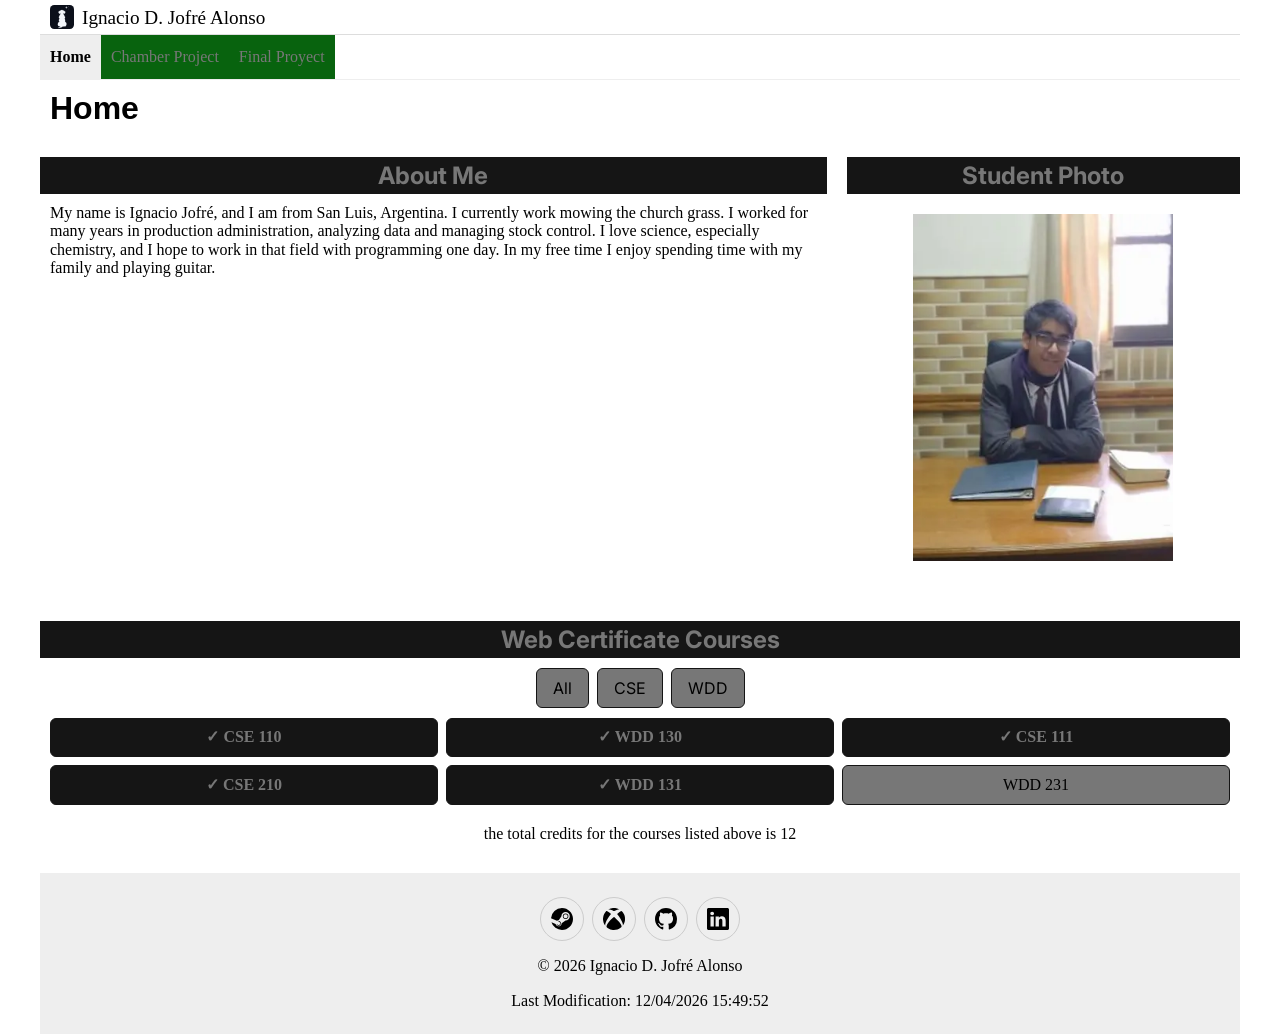
<file: index.html>
<!DOCTYPE html>
<html lang="en">
<head>
  <meta charset="UTF-8">
  <meta name="viewport" content="width=device-width, initial-scale=1.0">
  <title>Ignacio Jofré | WDD 231 </title>
  <meta name="description" content="Home page of me, Ignacio Jofré, a web development student at BYU-Pathway. Learn about me and browse the Web and Computer Programming certificate courses.">
  <meta name="author" content="Ignacio D. Jofre Alonso">

  <link rel="preconnect" href="https://fonts.googleapis.com">
  <link rel="preconnect" href="https://fonts.gstatic.com" crossorigin>
  <link href="https://fonts.googleapis.com/css2?family=Inter:opsz@14..32&family=Poppins:wght@600&display=swap"
    rel="stylesheet">

  <!-- I use this for Lighthouse problems -->
  <link rel="icon" href="images/favicon-thinking-dog.svg" type="image/svg+xml">

  <link rel="stylesheet" href="styles/normalize.css">
  <link rel="stylesheet" href="styles/small.css">
  <link rel="stylesheet" href="styles/larger.css">
  
  <script src="scripts/navigation.js" defer></script>
  <script src="scripts/course.js" defer></script>

</head>
<body>
  <header>
    <img src="images/favicon-thinking-dog.svg" alt="site logo" width="512" height="512">
    <span>Ignacio D. Jofré Alonso</span>
    <button id="ham-btn" class="hamburguer" aria-label="Menu"></button>
  </header>
  <nav id="nav-bar" class="navigation">
    <ul >
      <li class="current"><a href="#" aria-current="page">Home</a></li>
      <li><a href="chamber/index.html">Chamber Project</a></li>
      <li><a href="#">Final Proyect</a></li>
    </ul>
  </nav>
  <main>
    <h1>Home</h1>
    <section class="about-me">
      <h2>About Me</h2>
      <p>
        My name is Ignacio Jofré, and I am from San Luis, Argentina. I currently work mowing the church grass. I worked for many
        years in production administration, analyzing data and managing stock control. I love science, especially chemistry, and
        I hope to work in that field with programming one day. In my free time I enjoy spending time with my family and playing
        guitar.
      </p>
    </section>

    <section class="Student-photo">
      <h2>Student Photo</h2>
      <img src="images/me-bishopric-one.webp" alt="Me" width="300">
    </section>

    <section class="courses">
      <h2>Web Certificate Courses</h2>
      <div class="filters">
        <button type="button" id="all">All</button>
        <button type="button" id="cse">CSE</button>
        <button type="button" id="wdd">WDD</button>
      </div>
      <div id="course-list"></div>
      <p id="total-credits"></p>
    </section>
  </main>
  <footer>
    <div class="social"> <!-- target="_blank" open in a new tab -->
      <a href="https://store.steampowered.com/?l=spanish" target="_blank"><img src="images/steam.svg" alt="Steam" width="16" height="16"></a>
      <a href="https://www.xbox.com/es-AR/" target="_blank"><img src="images/xbox.svg" alt="Xbox" width="16" height="16"></a>
      <a href="https://github.com/" target="_blank"><img src="images/github.svg" alt="Github" width="16" height="16"></a>
      <a href="https://www.linkedin.com/in/ignacio-d-jofre/" target="_blank"><img src="images/linkedin.svg" alt="LinkedIn" width="16" height="16"></a>
    </div>
    <p class="copyright">&copy; <span id="currentYear"></span> Ignacio D. Jofré Alonso</p>
    <p class="last-modified">Last Modification: <span id="lastModified"></span></p>
  </footer>
</body>
</html>
</file>
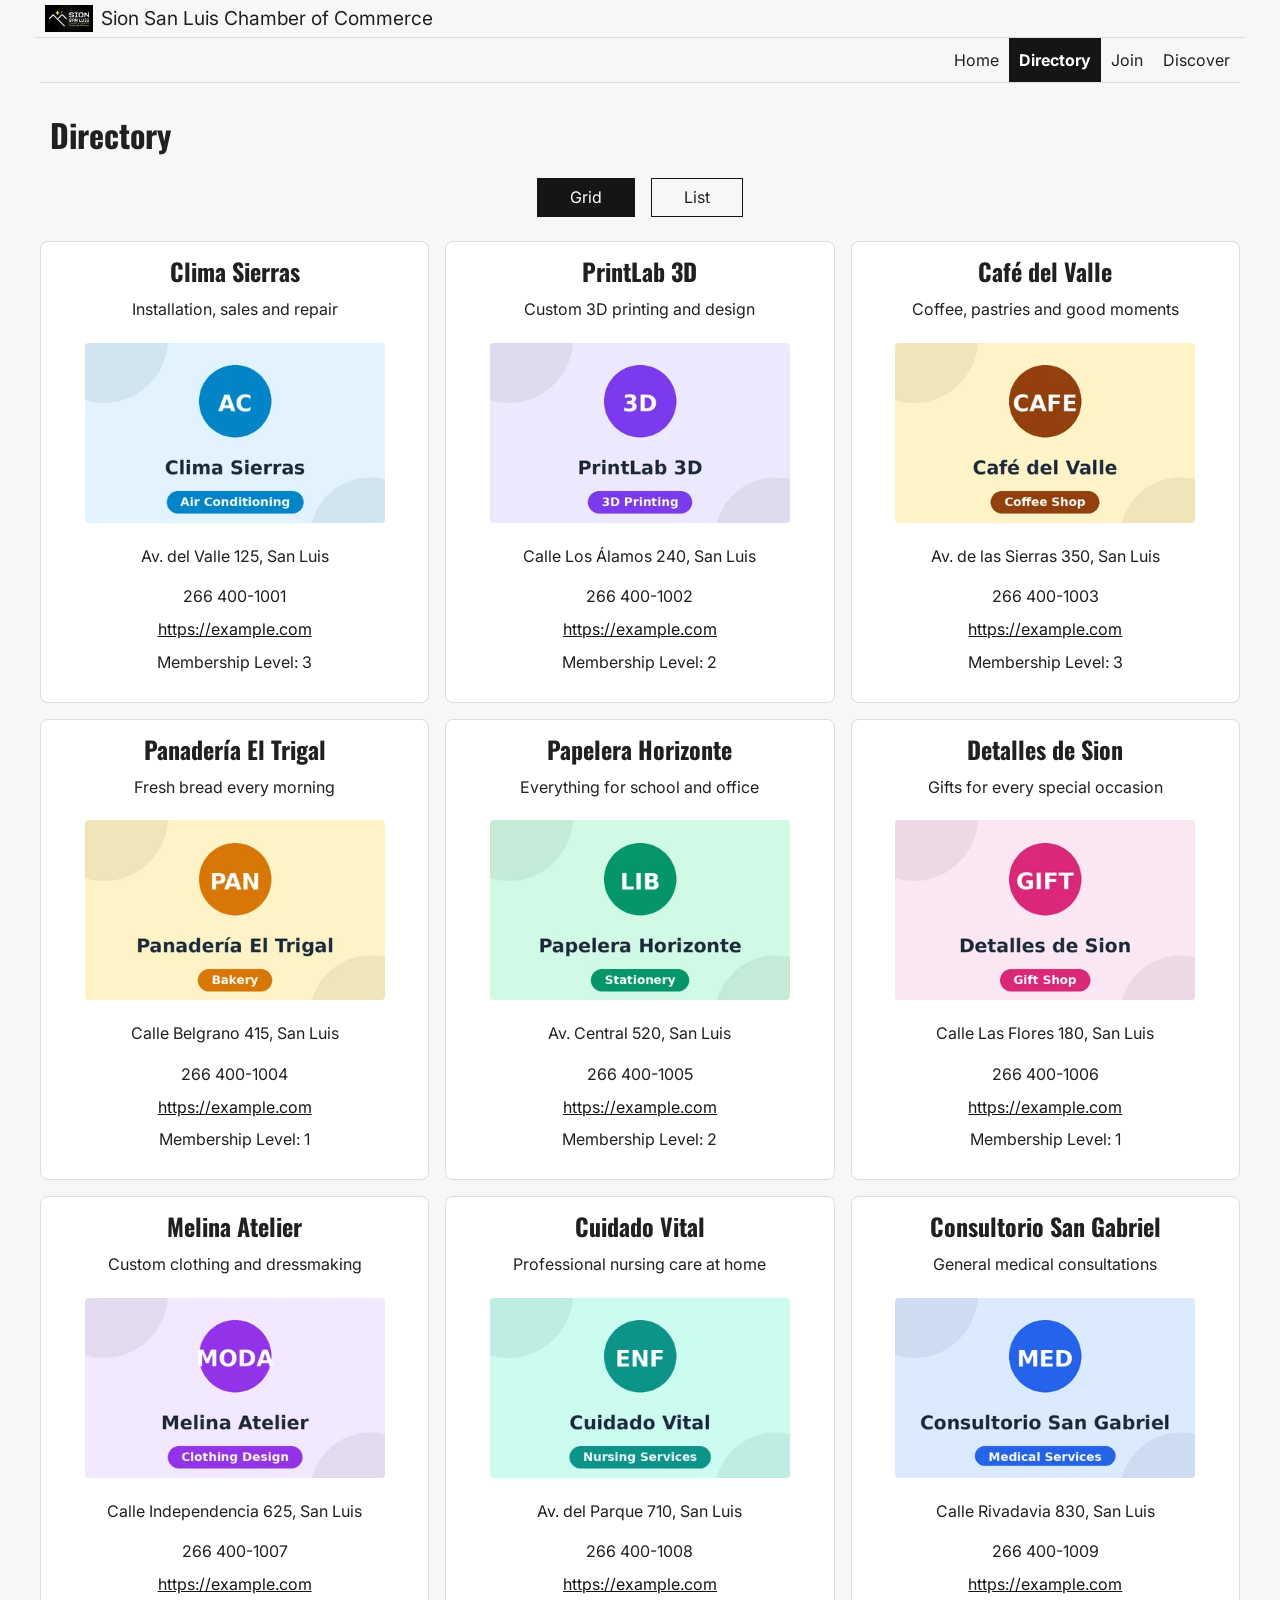
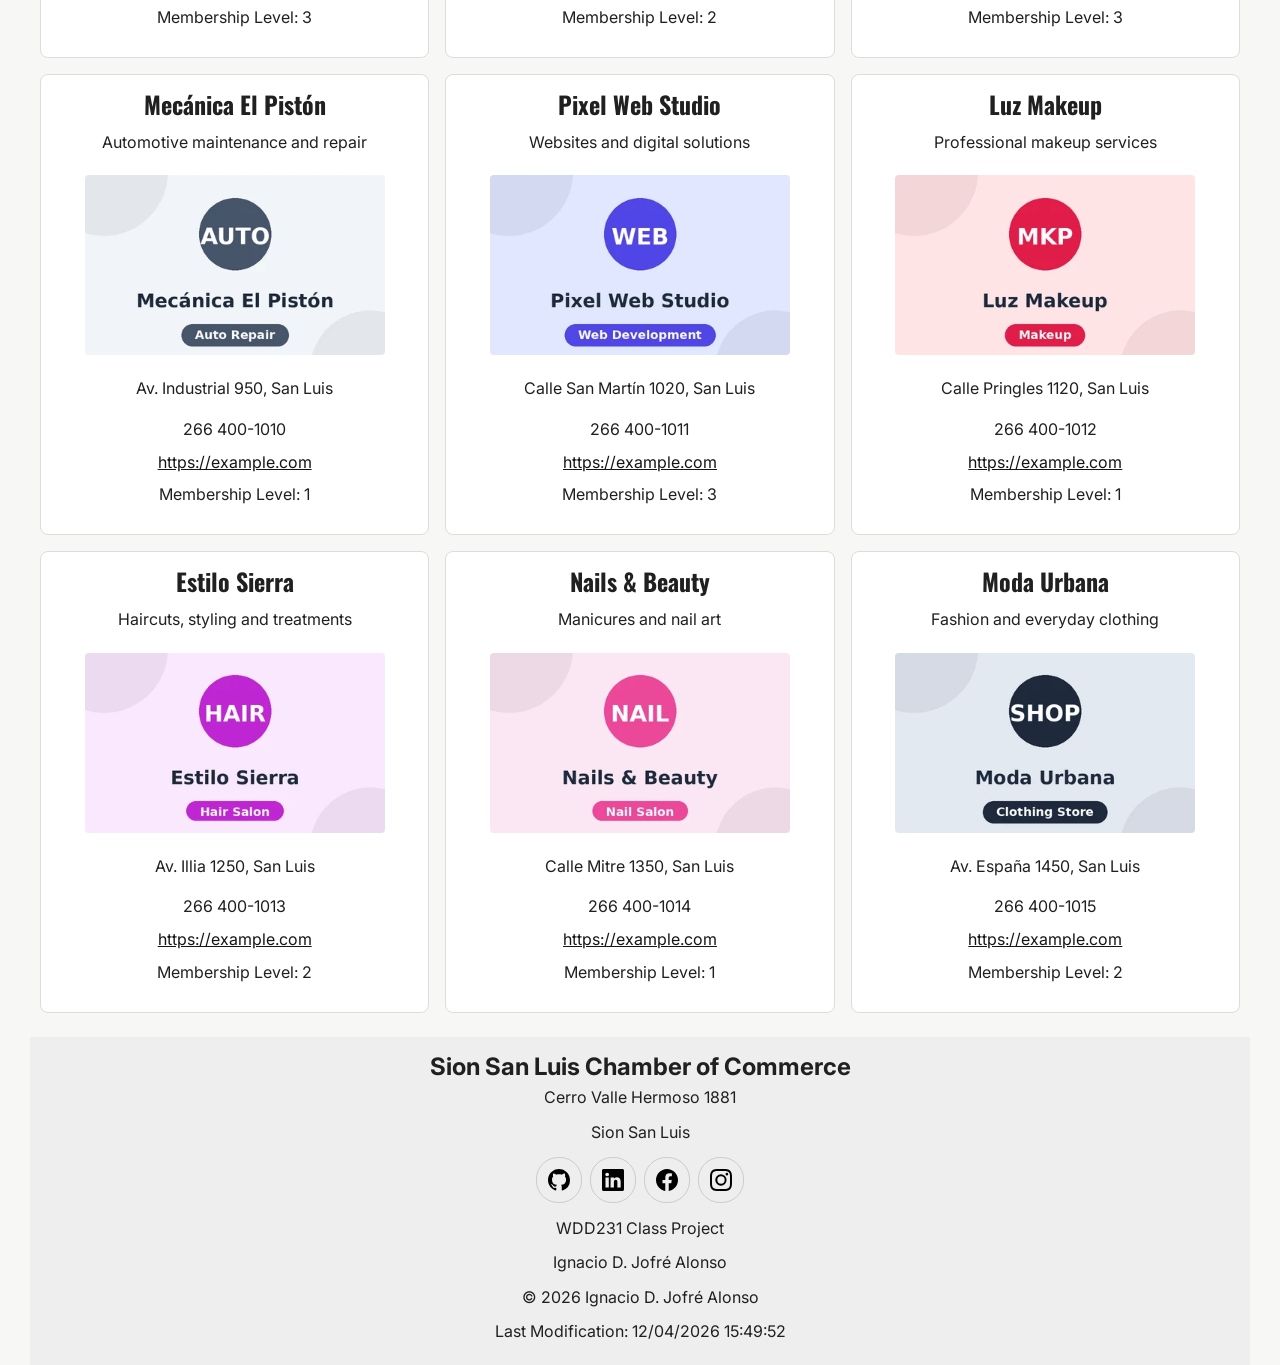
<file: chamber/directory.html>
<!DOCTYPE html>
<html lang="en">
<head>
  <meta charset="UTF-8">
  <meta name="viewport" content="width=device-width, initial-scale=1.0">
  <title>Business Directory | Sion San Luis Chamber of Commerce</title>
  <meta name="description" content="Discover local businesses and entrepreneurs in Sion San Luis. Connect with business owners, explore local services, and support our growing community.">
  <meta name="author" content="Ignacio D. Jofré Alonso">

  <!-- Open Graph / Facebook -->
  <meta property="og:title" content="Sion San Luis | Business Directory">
  <meta property="og:description" content="Discover local businesses and entrepreneurs in San Luis, Argentina. Connect with business owners and support our growing community.">
  <meta property="og:image" content="https://ijofre02.github.io/wdd231/chamber/images/sion-social.jpg">
  <meta property="og:url" content="https://ijofre02.github.io/wdd231/chamber/directory.html">
  <meta property="og:type" content="website">
  <meta property="og:site_name" content="Sion San Luis Chamber of Commerce">


  <link rel="preconnect" href="https://fonts.googleapis.com">
  <link rel="preconnect" href="https://fonts.gstatic.com" crossorigin>
  <link href="https://fonts.googleapis.com/css2?family=Inter:opsz@14..32&family=Oswald:wght@600&display=swap"
    rel="stylesheet">

  <link rel="stylesheet" href="styles/normalize.css">
  <link rel="stylesheet" href="styles/sion-chamber.css">
  <link rel="stylesheet" href="styles/sion-chamber-large.css">

  <script src="scripts/sion-chamber.js" defer></script>

  <link rel="icon" href="images/favicon.ico" type="image/x-icon">


</head>
<body>
  <header>
    <img src="images/sion-social.webp" alt="site logo" width="600" height="335">
    <span>Sion San Luis Chamber of Commerce</span>
    <button id="ham-btn" class="hamburguer" aria-label="Menu" aria-expanded="false"></button>
  </header>

  <nav id="nav-bar" class="navigation">
    <ul>
      <li><a href="index.html">Home</a></li>
      <li class="current"><a href="directory.html" aria-current="page">Directory</a></li>
      <li><a href="join.html">Join</a></li>
      <li><a href="discover.html">Discover</a></li>
    </ul>
  </nav>
  
  <main>
    <h1>Directory</h1>

    <div class="view-buttons">
      <button id="grid-btn" aria-pressed="true">Grid</button>
      <button id="list-btn" aria-pressed="false">List</button>
    </div>

    <div id="cards"></div>
  </main>

  <footer>
    <h2>Sion San Luis Chamber of Commerce</h2>
    <p>Cerro Valle Hermoso 1881</p>
    <p>Sion San Luis</p>
    <div class="social"> <!-- target="_blank" open in a new tab -->
      <a href="https://github.com/" target="_blank"><img src="images/github.svg" alt="Github" width="16" height="16"></a>
      <a href="https://www.linkedin.com/in/ignacio-d-jofre/" target="_blank"><img src="images/linkedin.svg" alt="LinkedIn" width="16" height="16"></a>
      <a href="https://facebook.com" target="_blank"><img src="images/facebook.svg" alt="Facebook" width="16" height="16"></a>
      <a href="https://instagram.com" target="_blank"><img src="images/instagram.svg" alt="Instagram" width="16" height="16"></a>
    </div>
    <p>WDD231 Class Project</p>
    <p>Ignacio D. Jofré Alonso</p>
    <p class="copyright">&copy; <span id="currentYear"></span> Ignacio D. Jofré Alonso</p>
    <p class="last-modified">Last Modification: <span id="lastModified"></span></p>
  </footer>

</body>
</html>
</file>
<file: styles/small.css>
:root {
    --primary-color: #151515;
    --secondary-color: #777777;
    --background-color: #F7F7F5;
    --text-color: #202020;
    --accent-color: #C5A45B;

    --font-body: "Inter", sans-serif;
    --font-heading: "Oswald", sans-serif;
}

* {
  margin: 0;
  padding: 0;
  box-sizing: border-box;
}

body {
  padding: 0 8px;
  box-sizing: border-box;
}

/* ========== HEADER ========== */
header {
  display: grid;
  grid-template-columns: 24px auto 44px;
  padding: 5px 0 5px 10px;
  align-items: end;
  border-bottom: solid 1px #ddd;
  column-gap: 8px;
}

/* Now lets put the logo inside the 24px column that I create */
header img {
  display: block;
  width: 100%; /* respect his container (24px) */
  height: auto;
}

header span {
  font-size: 1.2rem;

}

/* ============ HAMBURGUER ============*/

.hamburguer {
  background: none;
  border: none;
  cursor: pointer; /* Indicate that the element is clickable */
  font-family: Verdana, Geneva, Tahoma, sans-serif;/* Because the x is small */

}

.hamburguer::before {
  content: "\2630"; /* ≡ */
  font-size: 2rem;
}
/*  */

.hamburguer.show::before {
  content: "\00D7";
  font-size: 2rem;
}

/* ========= NAVIGATION ========= */
.navigation {
  display: none; /* There is not on mobile */
}

.navigation.show {
  display: block;
}

.navigation ul {
  list-style-type: none;
  padding: 0;
}

.navigation a {
  display: block;
  padding: .8rem 10px;
  color: var(--secondary-color);
  background-color: #08630e;
  text-decoration: none;
  border-bottom: solid 1px var(--secondary-color);
}

.navigation li.current {
  background-color: #eee;
}

.navigation li.current a {
  background-color: var(--complementari-color);
  color: #000;
  font-weight: bold;
}

.navigation a:hover {
  background-color: var(--complementari-color);
  color: #000;
}

h1 {
  margin: 10px;
  font-family: var(--font-heading);
}

/* ======= MAIN ============= */

h2 {
  font-family: var(--font-body);
  background-color: var(--primary-color);
  text-align: center;
  color: var(--secondary-color);
  padding: .3rem;
}


section {
  background-color: var(--complementari-color);
  margin: 20px 0 ;
}

section p {
  padding: 10px;
}
section img  {
  display: block;
  padding: 20px;
  margin-inline: auto; /* center the imagen */
}

/* ========= FOOTER ========== */

footer {
  background-color: #eee;
  padding: 1rem 10px;
  text-align: center;
}

.social {
  display: flex;
  justify-content: center;
  column-gap: 8px;
  padding: .5rem 0;
}

.social a {
  display: flex;
  justify-content: center;
  align-items: center;
  width: 44px;
  height: 44px;
  border: #ccc solid 1px; /* red dashed 1px; This helps just to see */
  border-radius: 22px;
}

.social img {
  width: 22px;
  height: 22px;
}

.social a:hover {
  background-color: #ddd;
}

p {
  padding: .5rem 0;
}

/* =========== COURSES ============== */
.filters {
  display: flex;
  justify-content: center;
  flex-wrap: wrap;
  gap: 8px;
  padding: 10px;
}

.filters button {
  padding: 0.6rem 1rem;
  border: 1px solid var(--primary-color);
  border-radius: 6px;
  background-color: var(--secondary-color);
  font-family: var(--font-body);
  cursor: pointer;
}

.course-card {
  margin: 8px 10px;
  padding: .6rem;
  text-align: center;
  background-color: var(--secondary-color);
  border: 1px solid var(--primary-color);
  border-radius: 6px;
}

.course-card.complete {
  background-color: var(--primary-color);
  color: var(--secondary-color);
  font-weight: bold;
}

#total-credits {
  text-align: center;
  padding: 10px;
}
</file>
<file: styles/larger.css>
@media only screen and (min-width: 38rem) {
  header {
    grid-template-columns: 24px auto;
  }
  
  header, main, nav, footer {
    max-width: 1200px;
    margin: 0 auto;
  }

  .hamburguer {
    display: none;
  }

  .navigation {
    display: block;
    border-bottom: solid 1px #eee;
  }

  .navigation ul {
    display: flex;
  }

  .navigation a {
    border: none;
  }

  main {
    display: grid;
    grid-template-columns: 2fr 1fr;
    column-gap: 20px;
  }

  h1, .courses {
    grid-column: 1 / -1;
  }

  #course-list {
    display: grid;
    grid-template-columns: repeat(3, 1fr);
    gap: 8px;
    padding: 0 10px 10px;
  }

  .course-card {
    margin: 0;
  }
}
</file>
<file: chamber/styles/sion-chamber.css>
:root {
  --primary-color: #151515;
  --secondary-color: #777777;
  --background-color: #F7F7F5;
  --text-color: #202020;
  --accent-color: #C5A45B;
  --font-body: "Inter", sans-serif;
  --font-heading: "Oswald", sans-serif;
}

* {
  margin: 0;
  padding: 0;
  /* box-sizing: border-box; I use it from the normalize.css */
}

body {
  padding: 0 8px;
  box-sizing: border-box;
  background-color: var(--background-color);
  color: var(--text-color);
  font-family: var(--font-body);
}

/* ========== HEADER ========== */
header {
  display: grid;
  grid-template-columns: 48px auto 44px;
  padding: 5px 0 5px 10px;
  align-items: center; /* I change end for center */
  border-bottom: solid 1px #ddd;
  column-gap: 8px;
}

/* Now lets put the logo inside the 24px column that I create */
header img {
  display: block;
  width: 100%; /* respect his container (48px) */
  height: auto;
}

header span {
  font-size: 1.2rem;

}

/* ============ HAMBURGUER ============*/

.hamburguer {
  background: none;
  border: none;
  cursor: pointer; /* Indicate that the element is clickable */
  font-family: Verdana, Geneva, Tahoma, sans-serif; /* Because the x is small */

}

.hamburguer::before {
  content: "\2630"; /* ≡ */
  font-size: 2rem;
}

.hamburguer.show::before {
  content: "\00D7";
  font-size: 2rem;
}

/* ========= NAVIGATION ========= */
.navigation {
  display: none; /* There is not on mobile */
}

.navigation.show {
  display: block;
}

.navigation ul {
  list-style-type: none;
  padding: 0;
}

.navigation a {
  display: block;
  padding: .8rem 10px;
  color: var(--text-color);
  background-color: var(--background-color);
  text-decoration: none;
  border-bottom: solid 1px var(--secondary-color);
}

.navigation li.current {
  background-color: var(--background-color);
}

.navigation li.current a {
  background-color: var(--accent-color);
  color: #000;
  font-weight: bold;
}

.navigation a:hover {
  background-color: var(--accent-color);
  color: #000;
}

h1 {
  margin: 10px;
  font-family: var(--font-heading);
}


/* ========= FOOTER ========== */

footer {
  background-color: #eee;
  padding: 1rem 10px;
  text-align: center;
}

.social {
  display: flex;
  justify-content: center;
  column-gap: 8px;
  padding: .5rem 0;
}

.social a {
  display: flex;
  justify-content: center;
  align-items: center;
  width: 44px;
  height: 44px;
  border: #ccc solid 1px;
  /* red dashed 1px; This helps just to see */
  border-radius: 22px;
}

.social img {
  width: 22px;
  height: 22px;
}

.social a:hover {
  background-color: #ddd;
}

p {
  padding: .5rem 0;
}

/* ========= DIRECTORY ========= */

main {
  max-width: 1200px;
  margin: 0 auto;
  padding: 1rem;
}

.view-buttons {
  display: flex;
  justify-content: center;
  gap: 1rem;
  margin: 1.5rem 0;
}

.view-buttons button {
  padding: .6rem 2rem;
  border: 1px solid var(--primary-color);
  background: transparent;
  color: var(--text-color);
  cursor: pointer;
  font: inherit;
}

.view-buttons button:hover,
.view-buttons button[aria-pressed="true"] {
  background: var(--primary-color);
  color: white;
}

/* GRID */

#cards {
  display: grid;
  grid-template-columns: 1fr;
  gap: 1rem;
}

.member-card {
  background: white;
  border: 1px solid #ddd;
  border-radius: 8px;
  overflow: hidden;
  padding: 1rem;
  text-align: center;
}

.member-card h2 {
  font-family: var(--font-heading);
  margin-bottom: .3rem;
}

.member-card img {
  display: block;
  width: 100%;
  max-width: 300px;
  height: 180px;
  object-fit: cover;
  margin: 1rem auto;
  border-radius: 4px;
}

.member-card p {
  margin: .4rem 0;
}

.member-card a {
  color: var(--primary-color);
  overflow-wrap: anywhere;
}

/* LIST */

#cards.list-view {
  display: flex;
  flex-direction: column;
  gap: 0;
}

.list-view .member-card {
  border-radius: 0;
  border: none;
  border-bottom: 1px solid #ccc;
  padding: .8rem;
  text-align: left;
}

.list-view .member-card img {
  display: none;
}

.list-view .member-card h2 {
  font-size: 1.1rem;
}
</file>
<file: chamber/styles/sion-chamber-large.css>
@media only screen and (min-width: 38rem) {

  /* =========== HEADER ========== */

  header {
    grid-template-columns: 48px auto;
  }

  header,
  main,
  nav,
  footer {
    max-width: 1200px;
    margin-inline: auto;
  }

  .hamburguer {
    display: none;
  }

  /* ========== NAVIGATION ======== */

  .navigation {
    display: block;
    border-bottom: solid 1px #ddd;
  }

  .navigation ul {
    display: flex;
    justify-content: flex-end;
  }

  .navigation a {
    border: none;
    background-color: transparent;
    color: var(--text-color);
  }

  .navigation li.current a {
    background-color: var(--primary-color);
    color: white;
  }

  /* ========== MAIN ========== */

  main {
    padding: 1.5rem;
  }

  /* ========== DIRECTORY ========== */

  #cards {
    grid-template-columns: repeat(2, 1fr);
    gap: 1rem;
  }

  #cards.list-view {
    display: flex;
    flex-direction: column;
  }

}

/* ========== LARGE DESKTOP ========= */

@media only screen and (min-width: 56.25rem) {

  #cards:not(.list-view) {
    grid-template-columns: repeat(3, 1fr);
  }

}
</file>
